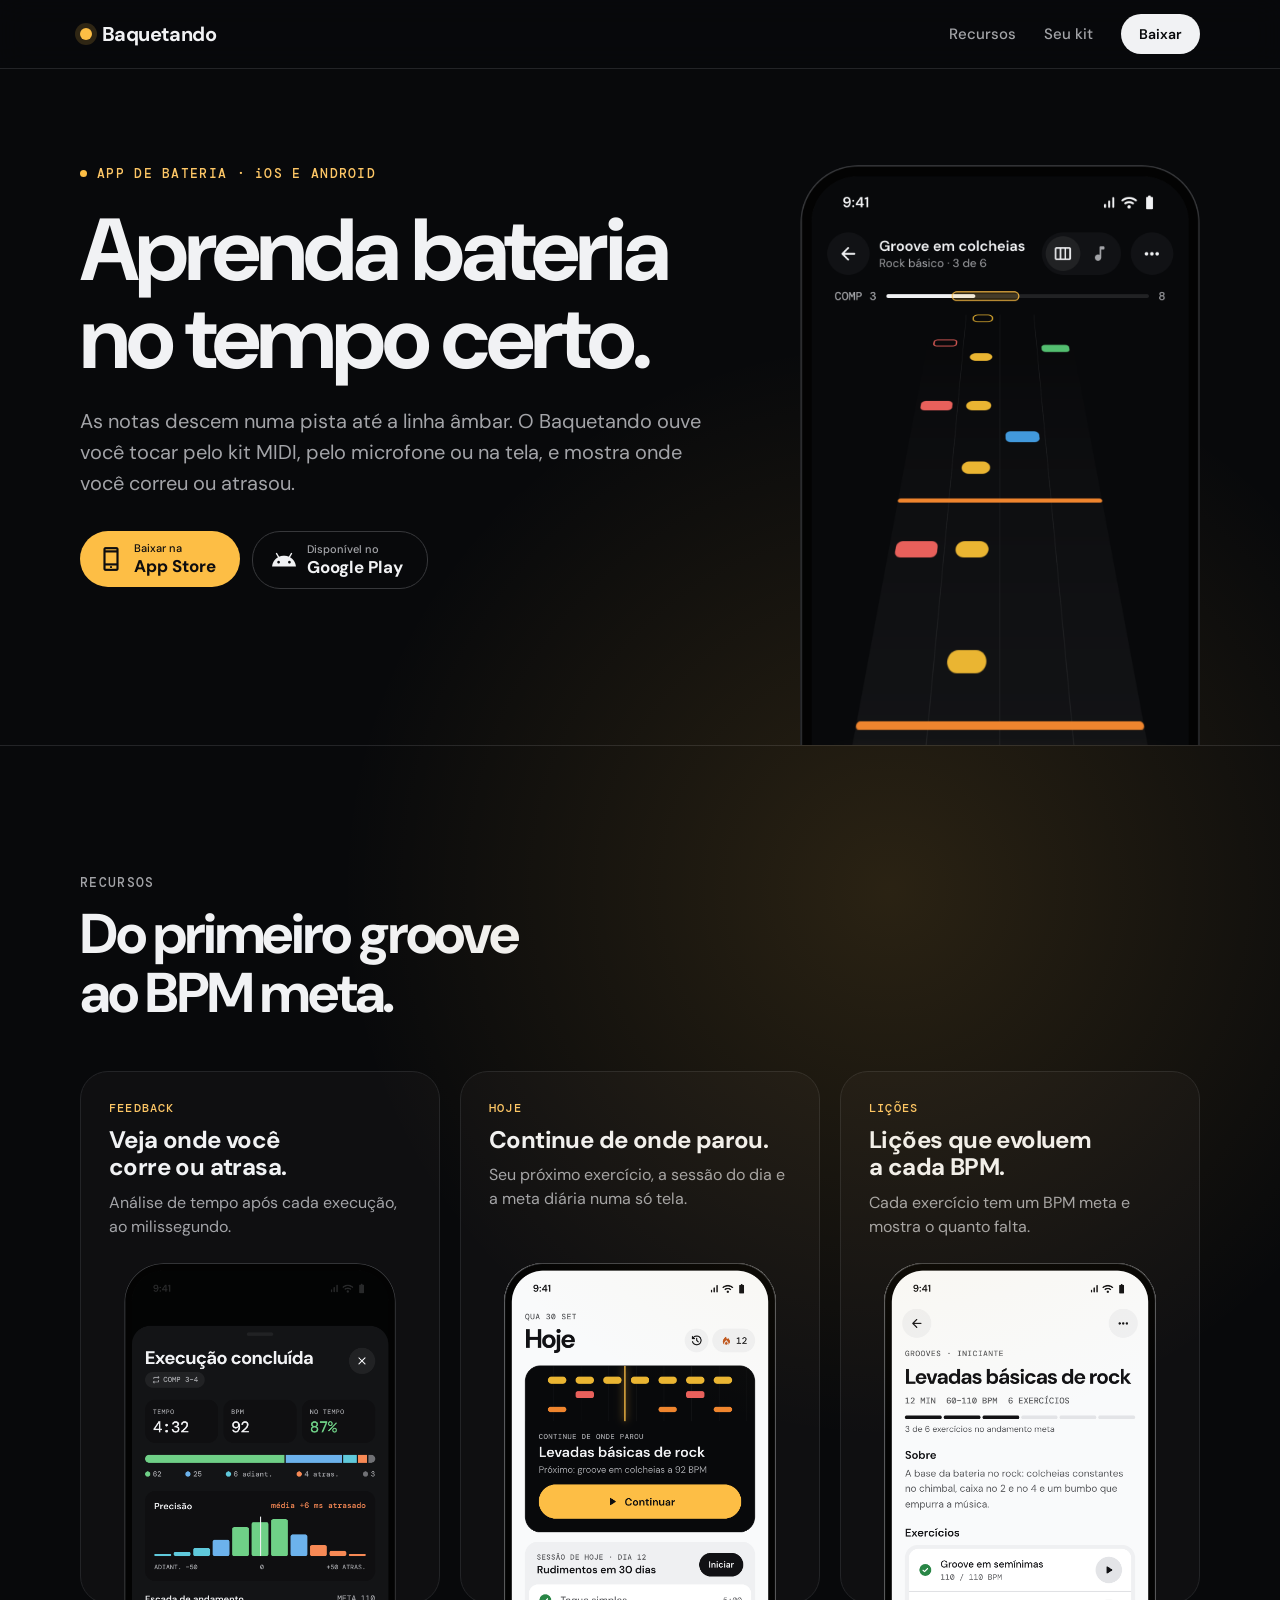
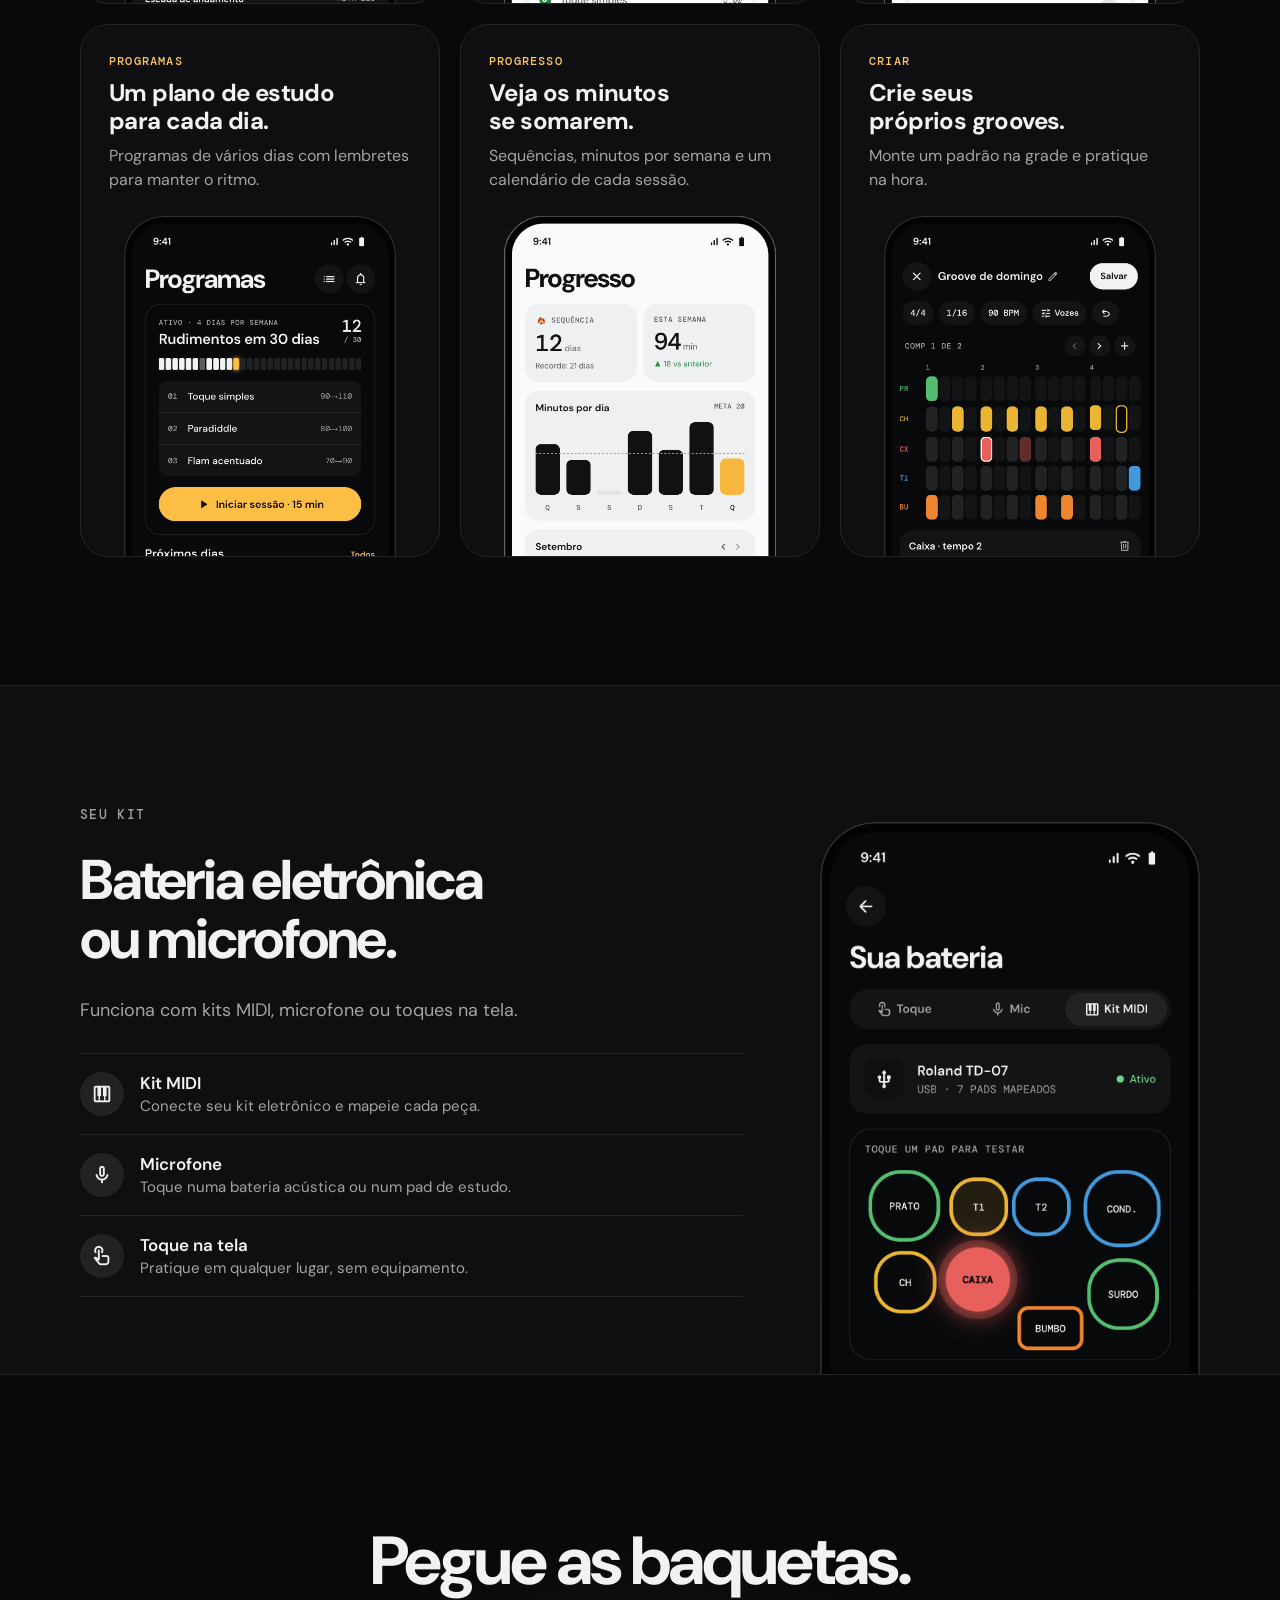
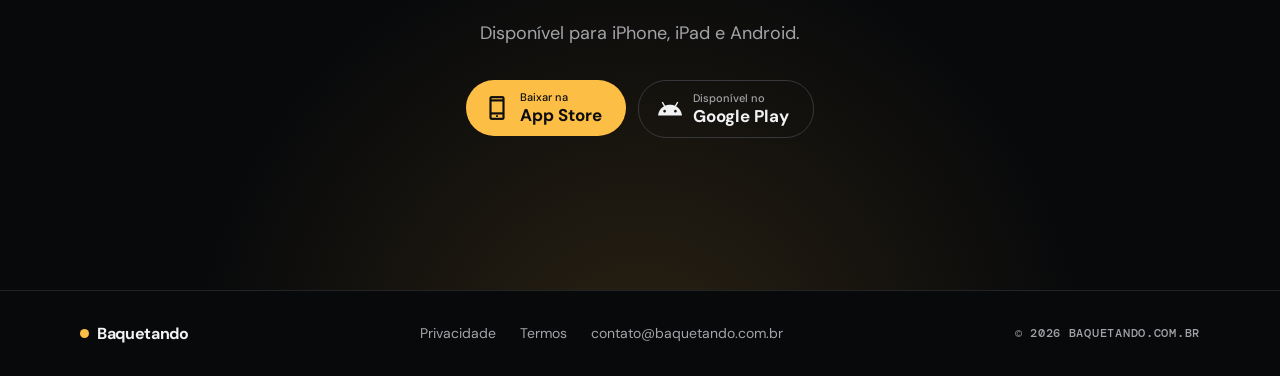
<file: index.html>
<!DOCTYPE html>
<html lang="pt-BR">
<head>
<meta charset="utf-8">
<meta name="viewport" content="width=device-width, initial-scale=1">
<title>Baquetando · Aprenda bateria no tempo certo</title>
<meta name="description" content="Baquetando é um app de bateria com pista de notas, análise de tempo ao milissegundo e suporte a kits MIDI e microfone.">
<link rel="preconnect" href="https://fonts.googleapis.com">
<link rel="preconnect" href="https://fonts.gstatic.com" crossorigin>
<link href="https://fonts.googleapis.com/css2?family=DM+Sans:opsz,wght@9..40,400;9..40,500;9..40,600;9..40,700&family=DM+Mono:wght@400;500&display=swap" rel="stylesheet">
<link href="https://fonts.googleapis.com/css2?family=Material+Symbols+Rounded:opsz,wght,FILL,GRAD@20..48,300..500,0..1,0&display=block" rel="stylesheet">
<link rel="stylesheet" href="styles.css">
</head>
<body>
<div class="page">

<nav class="nav">
  <div class="container">
    <a href="#topo" class="brand"><span class="brand-dot"></span>Baquetando</a>
    <div class="nav-links">
      <a href="#recursos">Recursos</a>
      <a href="#kit">Seu kit</a>
      <a href="#baixar" class="nav-cta">Baixar</a>
    </div>
  </div>
</nav>

<header id="topo" class="hero container">
  <div class="glow"></div>
  <div class="hero-copy">
    <div class="hero-tag">APP DE BATERIA · iOS E ANDROID</div>
    <h1>Aprenda bateria no tempo certo.</h1>
    <p class="hero-lead">As notas descem numa pista até a linha âmbar. O Baquetando ouve você tocar pelo kit MIDI, pelo microfone ou na tela, e mostra onde você correu ou atrasou.</p>
    <div class="stores">
      <a href="#" class="store store-primary"><span class="ms">phone_iphone</span><span class="store-label"><small>Baixar na</small><strong>App Store</strong></span></a>
      <a href="#" class="store store-secondary"><span class="ms">android</span><span class="store-label"><small>Disponível no</small><strong>Google Play</strong></span></a>
    </div>
  </div>
  <div class="hero-shot">
    <img class="phone" src="site/phone-01-pratica.png" alt="Tela de prática do Baquetando com a pista de notas">
  </div>
</header>

<div class="divider"></div>

<section id="recursos" class="features container">
  <div class="section-head">
    <span class="eyebrow">RECURSOS</span>
    <h2 class="h2">Do primeiro groove ao BPM meta.</h2>
  </div>
  <div class="feature-grid">
    <article class="feature">
      <div class="feature-copy">
        <span class="feature-tag">FEEDBACK</span>
        <h3>Veja onde você corre ou atrasa.</h3>
        <p>Análise de tempo após cada execução, ao milissegundo.</p>
      </div>
      <div class="feature-shot"><img src="site/phone-02-feedback.png" alt="Veja onde você corre ou atrasa." loading="lazy"></div>
    </article>
    <article class="feature">
      <div class="feature-copy">
        <span class="feature-tag">HOJE</span>
        <h3>Continue de onde parou.</h3>
        <p>Seu próximo exercício, a sessão do dia e a meta diária numa só tela.</p>
      </div>
      <div class="feature-shot"><img src="site/phone-03-hoje.png" alt="Continue de onde parou." loading="lazy"></div>
    </article>
    <article class="feature">
      <div class="feature-copy">
        <span class="feature-tag">LIÇÕES</span>
        <h3>Lições que evoluem a cada BPM.</h3>
        <p>Cada exercício tem um BPM meta e mostra o quanto falta.</p>
      </div>
      <div class="feature-shot"><img src="site/phone-04-licoes.png" alt="Lições que evoluem a cada BPM." loading="lazy"></div>
    </article>
    <article class="feature">
      <div class="feature-copy">
        <span class="feature-tag">PROGRAMAS</span>
        <h3>Um plano de estudo para cada dia.</h3>
        <p>Programas de vários dias com lembretes para manter o ritmo.</p>
      </div>
      <div class="feature-shot"><img src="site/phone-05-programas.png" alt="Um plano de estudo para cada dia." loading="lazy"></div>
    </article>
    <article class="feature">
      <div class="feature-copy">
        <span class="feature-tag">PROGRESSO</span>
        <h3>Veja os minutos se somarem.</h3>
        <p>Sequências, minutos por semana e um calendário de cada sessão.</p>
      </div>
      <div class="feature-shot"><img src="site/phone-06-progresso.png" alt="Veja os minutos se somarem." loading="lazy"></div>
    </article>
    <article class="feature">
      <div class="feature-copy">
        <span class="feature-tag">CRIAR</span>
        <h3>Crie seus próprios grooves.</h3>
        <p>Monte um padrão na grade e pratique na hora.</p>
      </div>
      <div class="feature-shot"><img src="site/phone-07-criar.png" alt="Crie seus próprios grooves." loading="lazy"></div>
    </article>
  </div>
</section>

<section id="kit" class="kit">
  <div class="container">
    <div class="kit-copy">
      <span class="eyebrow">SEU KIT</span>
      <h2 class="h2">Bateria eletrônica ou microfone.</h2>
      <p class="lead">Funciona com kits MIDI, microfone ou toques na tela.</p>
      <ul class="inputs">
        <li>
          <div class="input-icon"><span class="ms">piano</span></div>
          <div class="input-text"><strong>Kit MIDI</strong><span>Conecte seu kit eletrônico e mapeie cada peça.</span></div>
        </li>
        <li>
          <div class="input-icon"><span class="ms">mic</span></div>
          <div class="input-text"><strong>Microfone</strong><span>Toque numa bateria acústica ou num pad de estudo.</span></div>
        </li>
        <li>
          <div class="input-icon"><span class="ms">touch_app</span></div>
          <div class="input-text"><strong>Toque na tela</strong><span>Pratique em qualquer lugar, sem equipamento.</span></div>
        </li>
      </ul>
    </div>
    <div class="kit-shot">
      <img class="phone" src="site/phone-08-entrada.png" alt="Configuração do kit no Baquetando" loading="lazy">
    </div>
  </div>
</section>

<section id="baixar" class="cta">
  <div class="glow"></div>
  <div class="cta-inner">
    <h2>Pegue as baquetas.</h2>
    <p class="lead">Disponível para iPhone, iPad e Android.</p>
    <div class="stores">
      <a href="#" class="store store-primary"><span class="ms">phone_iphone</span><span class="store-label"><small>Baixar na</small><strong>App Store</strong></span></a>
      <a href="#" class="store store-secondary"><span class="ms">android</span><span class="store-label"><small>Disponível no</small><strong>Google Play</strong></span></a>
    </div>
  </div>
</section>

<footer class="footer">
  <div class="container">
    <span class="footer-brand">Baquetando</span>
    <div class="footer-links">
      <a href="#">Privacidade</a>
      <a href="#">Termos</a>
      <a href="mailto:contato@baquetando.com.br">contato@baquetando.com.br</a>
    </div>
    <span class="copyright">© 2026 BAQUETANDO.COM.BR</span>
  </div>
</footer>

</div>
</body>
</html>
</file>
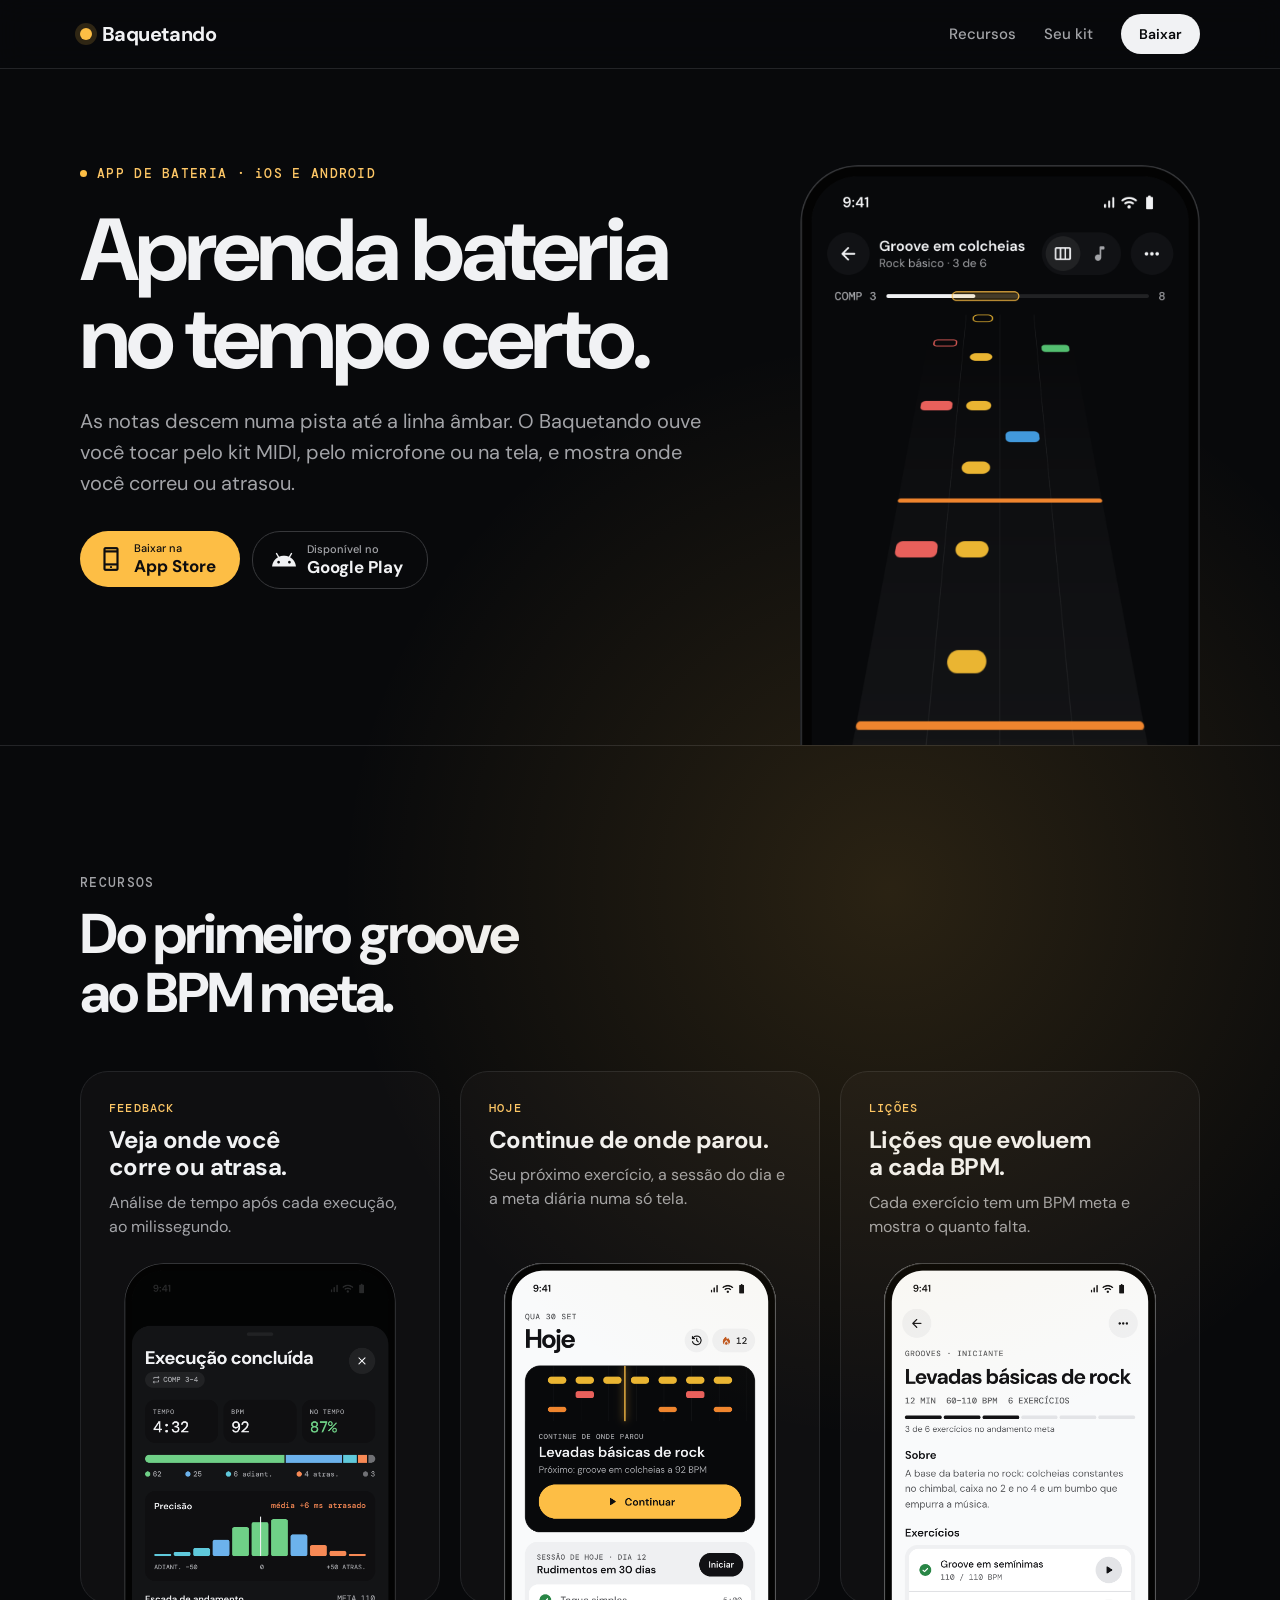
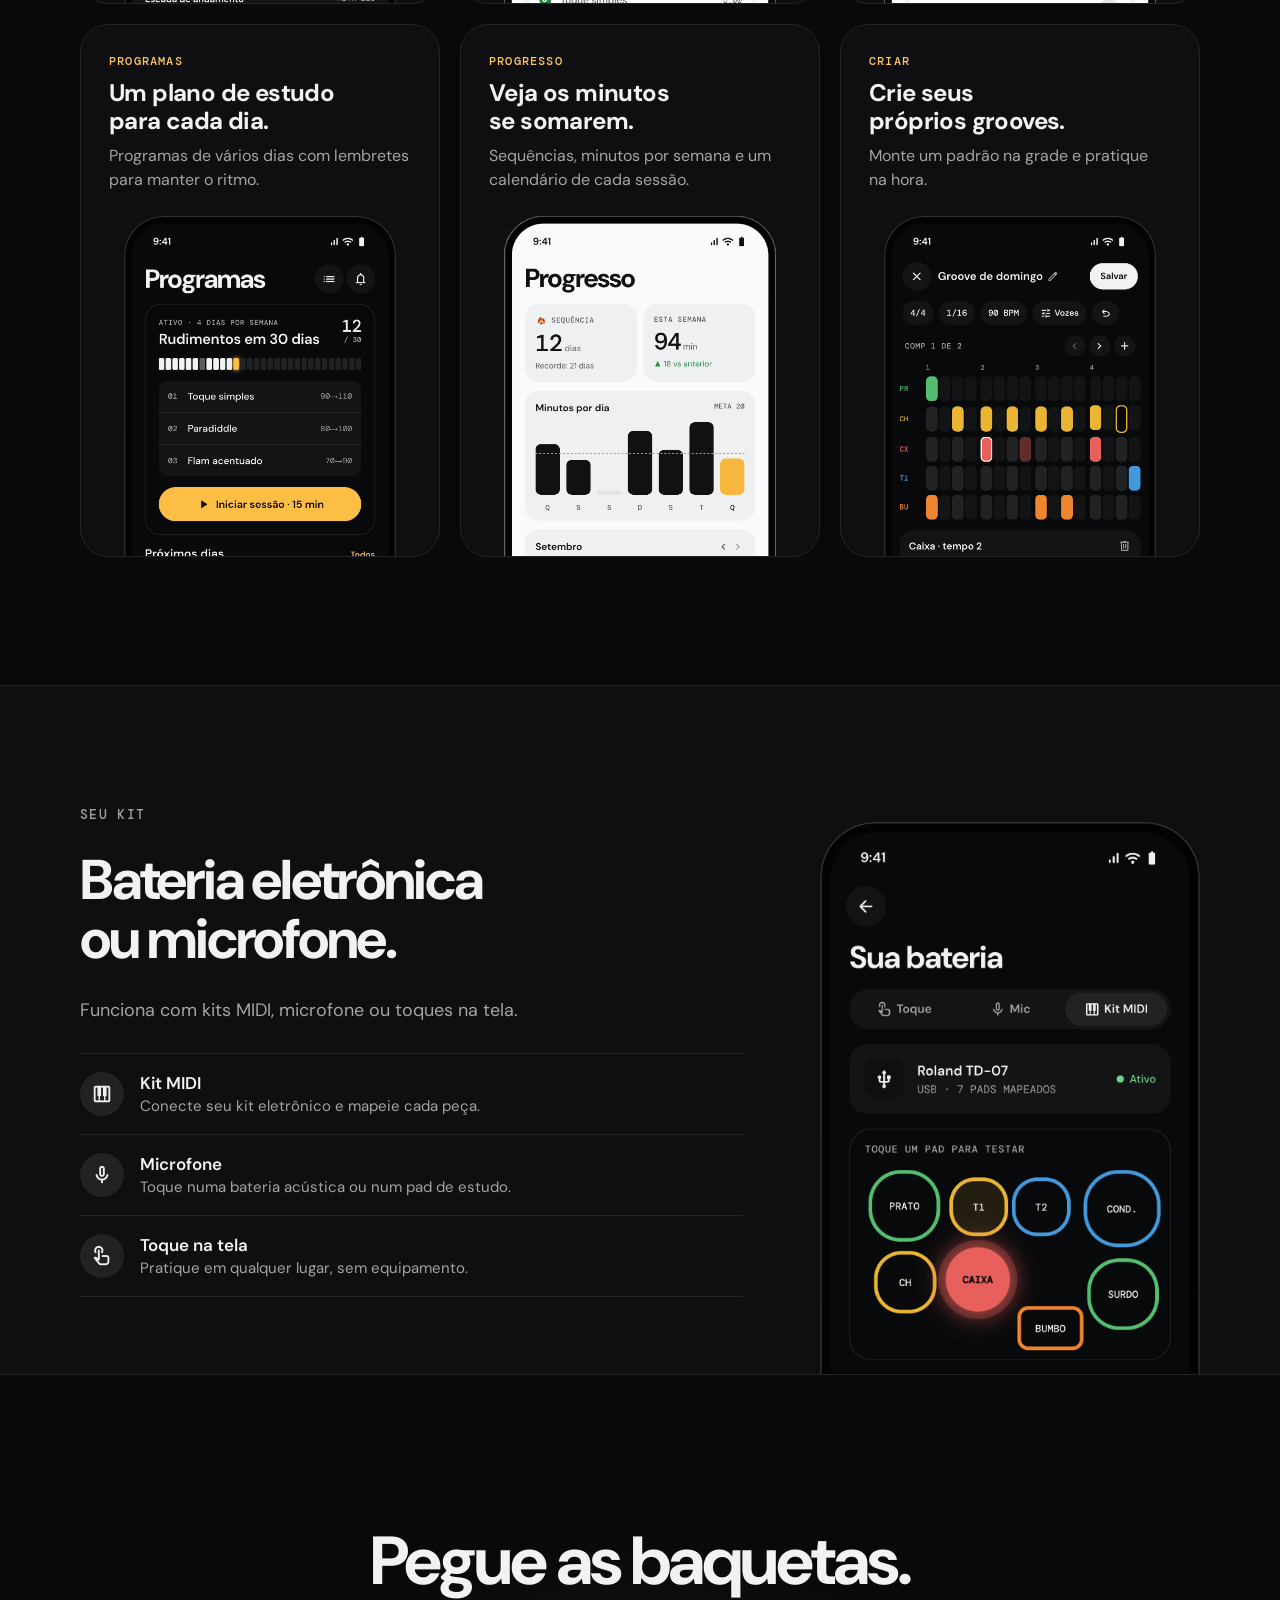
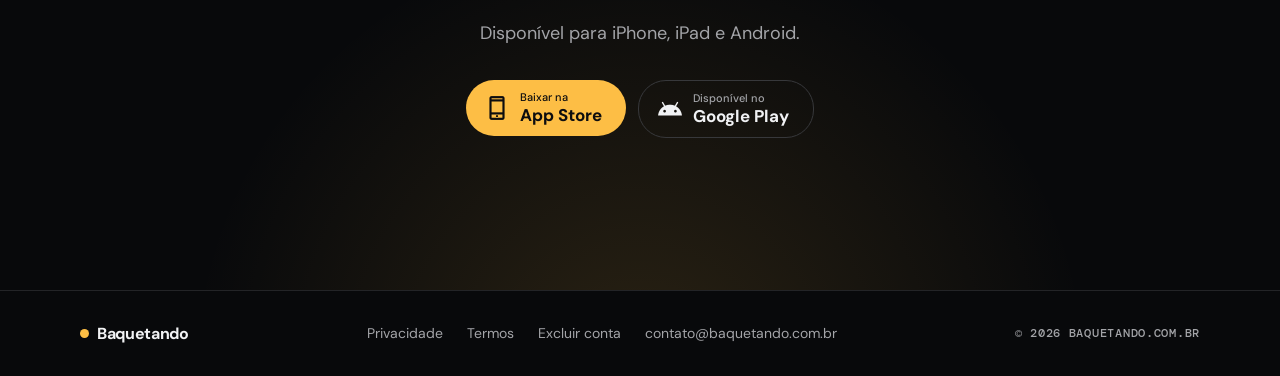
<file: public/index.html>
<!DOCTYPE html>
<html lang="pt-BR">
<head>
<meta charset="utf-8">
<meta name="viewport" content="width=device-width, initial-scale=1">
<title>Baquetando · Aprenda bateria no tempo certo</title>
<meta name="description" content="Baquetando é um app de bateria com pista de notas, análise de tempo ao milissegundo e suporte a kits MIDI e microfone.">
<link rel="preconnect" href="https://fonts.googleapis.com">
<link rel="preconnect" href="https://fonts.gstatic.com" crossorigin>
<link href="https://fonts.googleapis.com/css2?family=DM+Sans:opsz,wght@9..40,400;9..40,500;9..40,600;9..40,700&family=DM+Mono:wght@400;500&display=swap" rel="stylesheet">
<link href="https://fonts.googleapis.com/css2?family=Material+Symbols+Rounded:opsz,wght,FILL,GRAD@20..48,300..500,0..1,0&display=block" rel="stylesheet">
<link rel="stylesheet" href="styles.css">
</head>
<body>
<div class="page">

<nav class="nav">
  <div class="container">
    <a href="#topo" class="brand"><span class="brand-dot"></span>Baquetando</a>
    <div class="nav-links">
      <a href="#recursos">Recursos</a>
      <a href="#kit">Seu kit</a>
      <a href="#baixar" class="nav-cta">Baixar</a>
    </div>
  </div>
</nav>

<header id="topo" class="hero container">
  <div class="glow"></div>
  <div class="hero-copy">
    <div class="hero-tag">APP DE BATERIA · iOS E ANDROID</div>
    <h1>Aprenda bateria no tempo certo.</h1>
    <p class="hero-lead">As notas descem numa pista até a linha âmbar. O Baquetando ouve você tocar pelo kit MIDI, pelo microfone ou na tela, e mostra onde você correu ou atrasou.</p>
    <div class="stores">
      <a href="#" class="store store-primary"><span class="ms">phone_iphone</span><span class="store-label"><small>Baixar na</small><strong>App Store</strong></span></a>
      <a href="#" class="store store-secondary"><span class="ms">android</span><span class="store-label"><small>Disponível no</small><strong>Google Play</strong></span></a>
    </div>
  </div>
  <div class="hero-shot">
    <img class="phone" src="site/phone-01-pratica.png" alt="Tela de prática do Baquetando com a pista de notas">
  </div>
</header>

<div class="divider"></div>

<section id="recursos" class="features container">
  <div class="section-head">
    <span class="eyebrow">RECURSOS</span>
    <h2 class="h2">Do primeiro groove ao BPM meta.</h2>
  </div>
  <div class="feature-grid">
    <article class="feature">
      <div class="feature-copy">
        <span class="feature-tag">FEEDBACK</span>
        <h3>Veja onde você corre ou atrasa.</h3>
        <p>Análise de tempo após cada execução, ao milissegundo.</p>
      </div>
      <div class="feature-shot"><img src="site/phone-02-feedback.png" alt="Veja onde você corre ou atrasa." loading="lazy"></div>
    </article>
    <article class="feature">
      <div class="feature-copy">
        <span class="feature-tag">HOJE</span>
        <h3>Continue de onde parou.</h3>
        <p>Seu próximo exercício, a sessão do dia e a meta diária numa só tela.</p>
      </div>
      <div class="feature-shot"><img src="site/phone-03-hoje.png" alt="Continue de onde parou." loading="lazy"></div>
    </article>
    <article class="feature">
      <div class="feature-copy">
        <span class="feature-tag">LIÇÕES</span>
        <h3>Lições que evoluem a cada BPM.</h3>
        <p>Cada exercício tem um BPM meta e mostra o quanto falta.</p>
      </div>
      <div class="feature-shot"><img src="site/phone-04-licoes.png" alt="Lições que evoluem a cada BPM." loading="lazy"></div>
    </article>
    <article class="feature">
      <div class="feature-copy">
        <span class="feature-tag">PROGRAMAS</span>
        <h3>Um plano de estudo para cada dia.</h3>
        <p>Programas de vários dias com lembretes para manter o ritmo.</p>
      </div>
      <div class="feature-shot"><img src="site/phone-05-programas.png" alt="Um plano de estudo para cada dia." loading="lazy"></div>
    </article>
    <article class="feature">
      <div class="feature-copy">
        <span class="feature-tag">PROGRESSO</span>
        <h3>Veja os minutos se somarem.</h3>
        <p>Sequências, minutos por semana e um calendário de cada sessão.</p>
      </div>
      <div class="feature-shot"><img src="site/phone-06-progresso.png" alt="Veja os minutos se somarem." loading="lazy"></div>
    </article>
    <article class="feature">
      <div class="feature-copy">
        <span class="feature-tag">CRIAR</span>
        <h3>Crie seus próprios grooves.</h3>
        <p>Monte um padrão na grade e pratique na hora.</p>
      </div>
      <div class="feature-shot"><img src="site/phone-07-criar.png" alt="Crie seus próprios grooves." loading="lazy"></div>
    </article>
  </div>
</section>

<section id="kit" class="kit">
  <div class="container">
    <div class="kit-copy">
      <span class="eyebrow">SEU KIT</span>
      <h2 class="h2">Bateria eletrônica ou microfone.</h2>
      <p class="lead">Funciona com kits MIDI, microfone ou toques na tela.</p>
      <ul class="inputs">
        <li>
          <div class="input-icon"><span class="ms">piano</span></div>
          <div class="input-text"><strong>Kit MIDI</strong><span>Conecte seu kit eletrônico e mapeie cada peça.</span></div>
        </li>
        <li>
          <div class="input-icon"><span class="ms">mic</span></div>
          <div class="input-text"><strong>Microfone</strong><span>Toque numa bateria acústica ou num pad de estudo.</span></div>
        </li>
        <li>
          <div class="input-icon"><span class="ms">touch_app</span></div>
          <div class="input-text"><strong>Toque na tela</strong><span>Pratique em qualquer lugar, sem equipamento.</span></div>
        </li>
      </ul>
    </div>
    <div class="kit-shot">
      <img class="phone" src="site/phone-08-entrada.png" alt="Configuração do kit no Baquetando" loading="lazy">
    </div>
  </div>
</section>

<section id="baixar" class="cta">
  <div class="glow"></div>
  <div class="cta-inner">
    <h2>Pegue as baquetas.</h2>
    <p class="lead">Disponível para iPhone, iPad e Android.</p>
    <div class="stores">
      <a href="#" class="store store-primary"><span class="ms">phone_iphone</span><span class="store-label"><small>Baixar na</small><strong>App Store</strong></span></a>
      <a href="#" class="store store-secondary"><span class="ms">android</span><span class="store-label"><small>Disponível no</small><strong>Google Play</strong></span></a>
    </div>
  </div>
</section>

<footer class="footer">
  <div class="container">
    <span class="footer-brand">Baquetando</span>
    <div class="footer-links">
      <a href="/privacy">Privacidade</a>
      <a href="/terms">Termos</a>
      <a href="/delete-account">Excluir conta</a>
      <a href="mailto:contato@baquetando.com.br">contato@baquetando.com.br</a>
    </div>
    <span class="copyright">© 2026 BAQUETANDO.COM.BR</span>
  </div>
</footer>

</div>
</body>
</html>
</file>
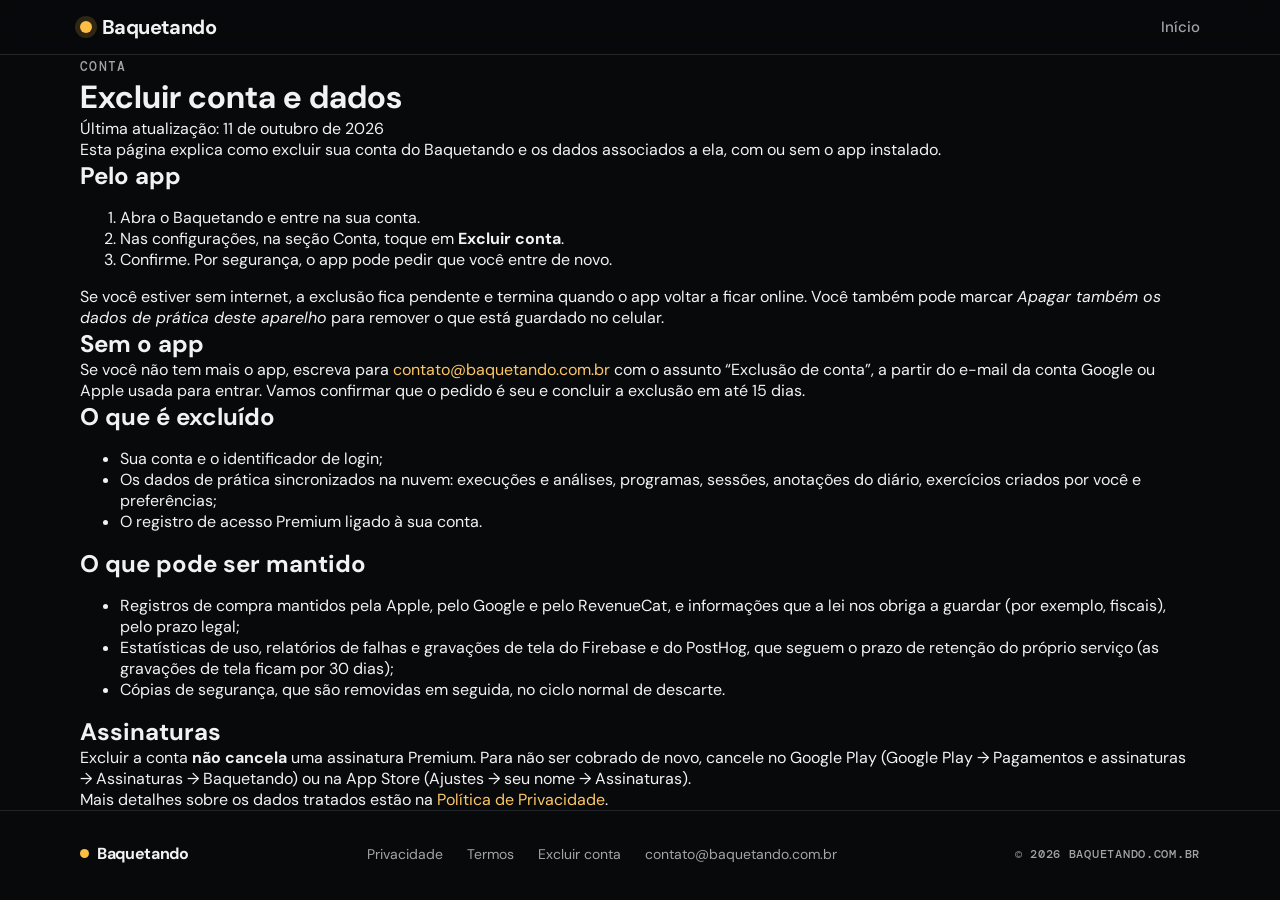
<file: public/delete-account.html>
<!DOCTYPE html>
<html lang="pt-BR">
<head>
<meta charset="utf-8">
<meta name="viewport" content="width=device-width, initial-scale=1">
<title>Excluir conta · Baquetando</title>
<meta name="description" content="Como excluir sua conta do Baquetando e os dados associados, com ou sem o app.">
<link rel="preconnect" href="https://fonts.googleapis.com">
<link rel="preconnect" href="https://fonts.gstatic.com" crossorigin>
<link href="https://fonts.googleapis.com/css2?family=DM+Sans:opsz,wght@9..40,400;9..40,500;9..40,600;9..40,700&family=DM+Mono:wght@400;500&display=swap" rel="stylesheet">
<link rel="stylesheet" href="/styles.css">
</head>
<body>
<div class="page">

<nav class="nav">
  <div class="container">
    <a href="/" class="brand"><span class="brand-dot"></span>Baquetando</a>
    <div class="nav-links">
      <a href="/">Início</a>
    </div>
  </div>
</nav>

<main class="container prose">
  <span class="eyebrow">CONTA</span>
  <h1>Excluir conta e dados</h1>
  <p class="updated">Última atualização: 11 de outubro de 2026</p>

  <p>Esta página explica como excluir sua conta do Baquetando e os dados associados a ela, com ou sem o app instalado.</p>

  <h2>Pelo app</h2>
  <ol>
    <li>Abra o Baquetando e entre na sua conta.</li>
    <li>Nas configurações, na seção Conta, toque em <strong>Excluir conta</strong>.</li>
    <li>Confirme. Por segurança, o app pode pedir que você entre de novo.</li>
  </ol>
  <p>Se você estiver sem internet, a exclusão fica pendente e termina quando o app voltar a ficar online. Você também pode marcar <em>Apagar também os dados de prática deste aparelho</em> para remover o que está guardado no celular.</p>

  <h2>Sem o app</h2>
  <p>Se você não tem mais o app, escreva para <a href="mailto:contato@baquetando.com.br?subject=Exclus%C3%A3o%20de%20conta">contato@baquetando.com.br</a> com o assunto “Exclusão de conta”, a partir do e-mail da conta Google ou Apple usada para entrar. Vamos confirmar que o pedido é seu e concluir a exclusão em até 15 dias.</p>

  <h2>O que é excluído</h2>
  <ul>
    <li>Sua conta e o identificador de login;</li>
    <li>Os dados de prática sincronizados na nuvem: execuções e análises, programas, sessões, anotações do diário, exercícios criados por você e preferências;</li>
    <li>O registro de acesso Premium ligado à sua conta.</li>
  </ul>

  <h2>O que pode ser mantido</h2>
  <ul>
    <li>Registros de compra mantidos pela Apple, pelo Google e pelo RevenueCat, e informações que a lei nos obriga a guardar (por exemplo, fiscais), pelo prazo legal;</li>
    <li>Estatísticas de uso, relatórios de falhas e gravações de tela do Firebase e do PostHog, que seguem o prazo de retenção do próprio serviço (as gravações de tela ficam por 30 dias);</li>
    <li>Cópias de segurança, que são removidas em seguida, no ciclo normal de descarte.</li>
  </ul>

  <h2>Assinaturas</h2>
  <p>Excluir a conta <strong>não cancela</strong> uma assinatura Premium. Para não ser cobrado de novo, cancele no Google Play (Google Play → Pagamentos e assinaturas → Assinaturas → Baquetando) ou na App Store (Ajustes → seu nome → Assinaturas).</p>

  <p>Mais detalhes sobre os dados tratados estão na <a href="/privacy">Política de Privacidade</a>.</p>
</main>

<footer class="footer">
  <div class="container">
    <span class="footer-brand">Baquetando</span>
    <div class="footer-links">
      <a href="/privacy">Privacidade</a>
      <a href="/terms">Termos</a>
      <a href="/delete-account">Excluir conta</a>
      <a href="mailto:contato@baquetando.com.br">contato@baquetando.com.br</a>
    </div>
    <span class="copyright">© 2026 BAQUETANDO.COM.BR</span>
  </div>
</footer>

</div>
</body>
</html>
</file>
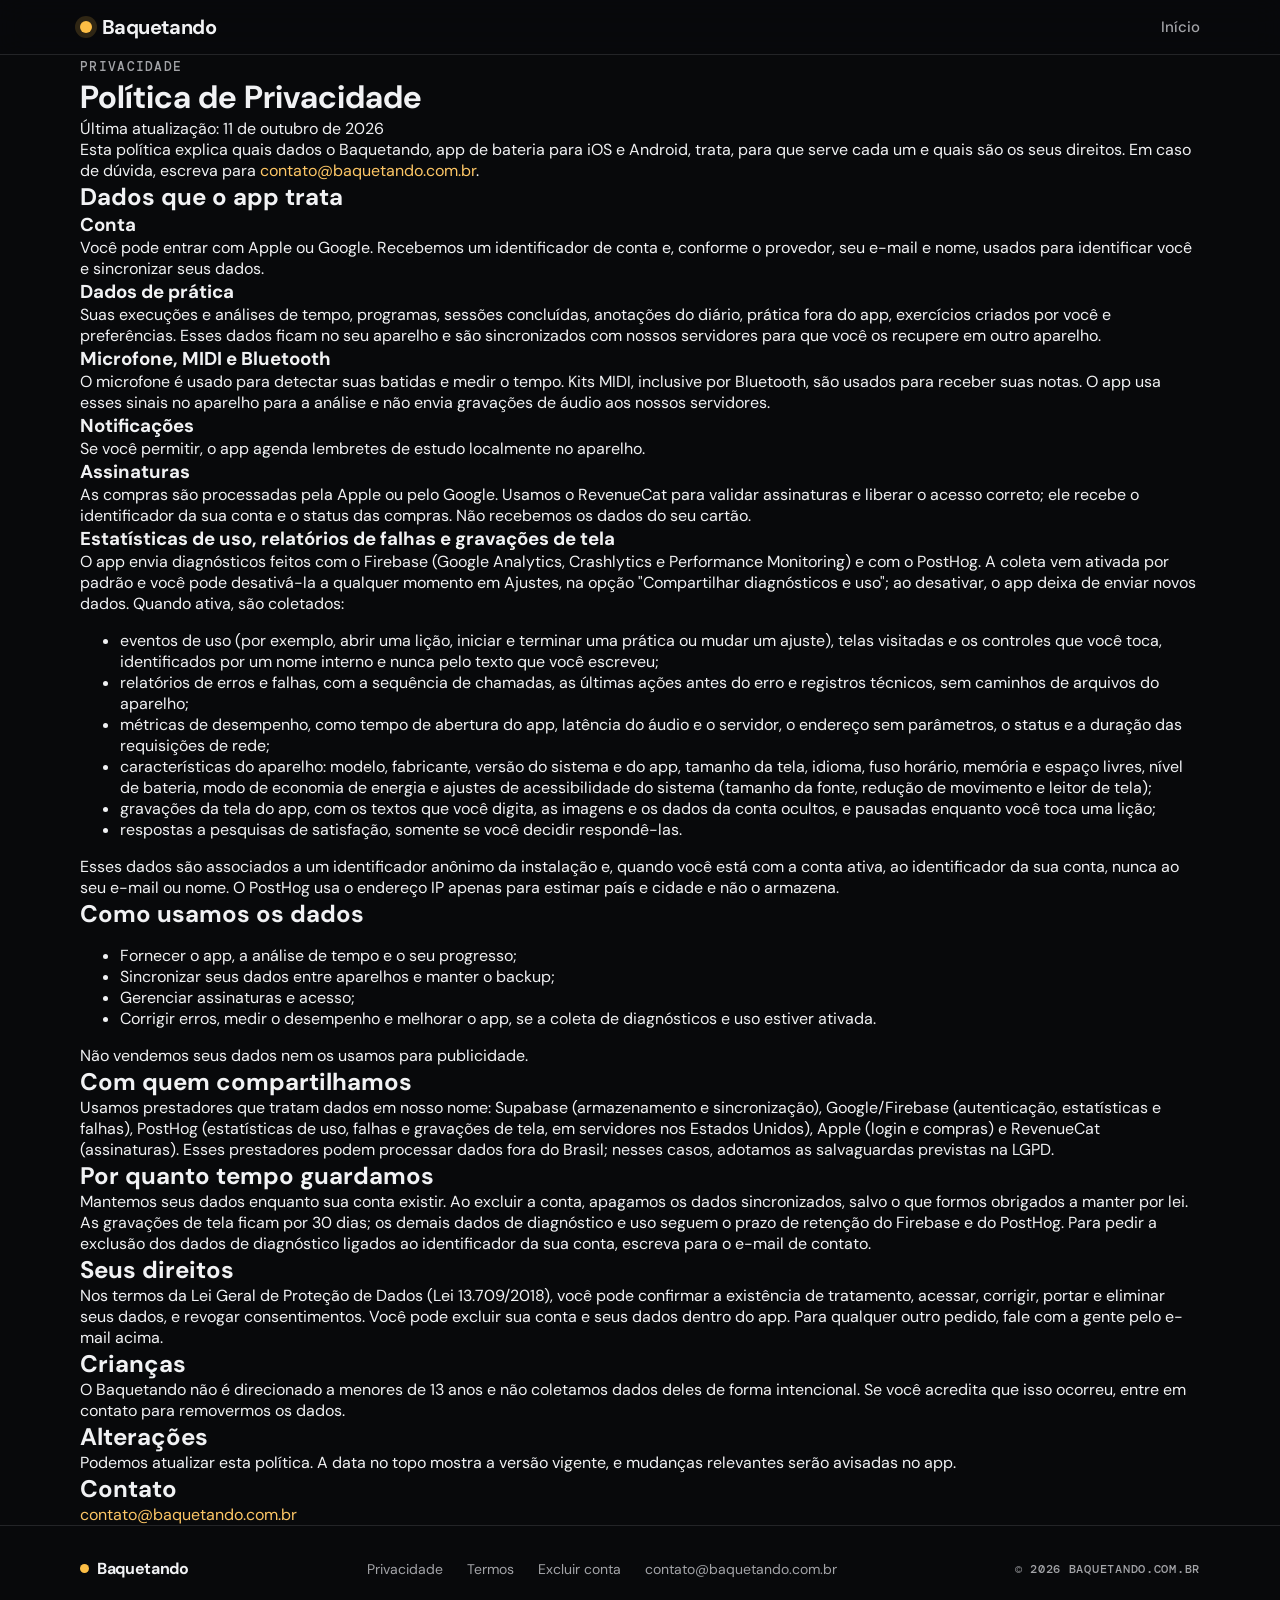
<file: public/privacy.html>
<!DOCTYPE html>
<html lang="pt-BR">
<head>
<meta charset="utf-8">
<meta name="viewport" content="width=device-width, initial-scale=1">
<title>Política de Privacidade · Baquetando</title>
<meta name="description" content="Como o Baquetando coleta, usa e protege os seus dados.">
<link rel="preconnect" href="https://fonts.googleapis.com">
<link rel="preconnect" href="https://fonts.gstatic.com" crossorigin>
<link href="https://fonts.googleapis.com/css2?family=DM+Sans:opsz,wght@9..40,400;9..40,500;9..40,600;9..40,700&family=DM+Mono:wght@400;500&display=swap" rel="stylesheet">
<link rel="stylesheet" href="/styles.css">
</head>
<body>
<div class="page">

<nav class="nav">
  <div class="container">
    <a href="/" class="brand"><span class="brand-dot"></span>Baquetando</a>
    <div class="nav-links">
      <a href="/">Início</a>
    </div>
  </div>
</nav>

<main class="container prose">
  <span class="eyebrow">PRIVACIDADE</span>
  <h1>Política de Privacidade</h1>
  <p class="updated">Última atualização: 11 de outubro de 2026</p>

  <p>Esta política explica quais dados o Baquetando, app de bateria para iOS e Android, trata, para que serve cada um e quais são os seus direitos. Em caso de dúvida, escreva para <a href="mailto:contato@baquetando.com.br">contato@baquetando.com.br</a>.</p>

  <h2>Dados que o app trata</h2>
  <h3>Conta</h3>
  <p>Você pode entrar com Apple ou Google. Recebemos um identificador de conta e, conforme o provedor, seu e-mail e nome, usados para identificar você e sincronizar seus dados.</p>

  <h3>Dados de prática</h3>
  <p>Suas execuções e análises de tempo, programas, sessões concluídas, anotações do diário, prática fora do app, exercícios criados por você e preferências. Esses dados ficam no seu aparelho e são sincronizados com nossos servidores para que você os recupere em outro aparelho.</p>

  <h3>Microfone, MIDI e Bluetooth</h3>
  <p>O microfone é usado para detectar suas batidas e medir o tempo. Kits MIDI, inclusive por Bluetooth, são usados para receber suas notas. O app usa esses sinais no aparelho para a análise e não envia gravações de áudio aos nossos servidores.</p>

  <h3>Notificações</h3>
  <p>Se você permitir, o app agenda lembretes de estudo localmente no aparelho.</p>

  <h3>Assinaturas</h3>
  <p>As compras são processadas pela Apple ou pelo Google. Usamos o RevenueCat para validar assinaturas e liberar o acesso correto; ele recebe o identificador da sua conta e o status das compras. Não recebemos os dados do seu cartão.</p>

  <h3>Estatísticas de uso, relatórios de falhas e gravações de tela</h3>
  <p>O app envia diagnósticos feitos com o Firebase (Google Analytics, Crashlytics e Performance Monitoring) e com o PostHog. A coleta vem ativada por padrão e você pode desativá-la a qualquer momento em Ajustes, na opção "Compartilhar diagnósticos e uso"; ao desativar, o app deixa de enviar novos dados. Quando ativa, são coletados:</p>
  <ul>
    <li>eventos de uso (por exemplo, abrir uma lição, iniciar e terminar uma prática ou mudar um ajuste), telas visitadas e os controles que você toca, identificados por um nome interno e nunca pelo texto que você escreveu;</li>
    <li>relatórios de erros e falhas, com a sequência de chamadas, as últimas ações antes do erro e registros técnicos, sem caminhos de arquivos do aparelho;</li>
    <li>métricas de desempenho, como tempo de abertura do app, latência do áudio e o servidor, o endereço sem parâmetros, o status e a duração das requisições de rede;</li>
    <li>características do aparelho: modelo, fabricante, versão do sistema e do app, tamanho da tela, idioma, fuso horário, memória e espaço livres, nível de bateria, modo de economia de energia e ajustes de acessibilidade do sistema (tamanho da fonte, redução de movimento e leitor de tela);</li>
    <li>gravações da tela do app, com os textos que você digita, as imagens e os dados da conta ocultos, e pausadas enquanto você toca uma lição;</li>
    <li>respostas a pesquisas de satisfação, somente se você decidir respondê-las.</li>
  </ul>
  <p>Esses dados são associados a um identificador anônimo da instalação e, quando você está com a conta ativa, ao identificador da sua conta, nunca ao seu e-mail ou nome. O PostHog usa o endereço IP apenas para estimar país e cidade e não o armazena.</p>

  <h2>Como usamos os dados</h2>
  <ul>
    <li>Fornecer o app, a análise de tempo e o seu progresso;</li>
    <li>Sincronizar seus dados entre aparelhos e manter o backup;</li>
    <li>Gerenciar assinaturas e acesso;</li>
    <li>Corrigir erros, medir o desempenho e melhorar o app, se a coleta de diagnósticos e uso estiver ativada.</li>
  </ul>
  <p>Não vendemos seus dados nem os usamos para publicidade.</p>

  <h2>Com quem compartilhamos</h2>
  <p>Usamos prestadores que tratam dados em nosso nome: Supabase (armazenamento e sincronização), Google/Firebase (autenticação, estatísticas e falhas), PostHog (estatísticas de uso, falhas e gravações de tela, em servidores nos Estados Unidos), Apple (login e compras) e RevenueCat (assinaturas). Esses prestadores podem processar dados fora do Brasil; nesses casos, adotamos as salvaguardas previstas na LGPD.</p>

  <h2>Por quanto tempo guardamos</h2>
  <p>Mantemos seus dados enquanto sua conta existir. Ao excluir a conta, apagamos os dados sincronizados, salvo o que formos obrigados a manter por lei. As gravações de tela ficam por 30 dias; os demais dados de diagnóstico e uso seguem o prazo de retenção do Firebase e do PostHog. Para pedir a exclusão dos dados de diagnóstico ligados ao identificador da sua conta, escreva para o e-mail de contato.</p>

  <h2>Seus direitos</h2>
  <p>Nos termos da Lei Geral de Proteção de Dados (Lei 13.709/2018), você pode confirmar a existência de tratamento, acessar, corrigir, portar e eliminar seus dados, e revogar consentimentos. Você pode excluir sua conta e seus dados dentro do app. Para qualquer outro pedido, fale com a gente pelo e-mail acima.</p>

  <h2>Crianças</h2>
  <p>O Baquetando não é direcionado a menores de 13 anos e não coletamos dados deles de forma intencional. Se você acredita que isso ocorreu, entre em contato para removermos os dados.</p>

  <h2>Alterações</h2>
  <p>Podemos atualizar esta política. A data no topo mostra a versão vigente, e mudanças relevantes serão avisadas no app.</p>

  <h2>Contato</h2>
  <p><a href="mailto:contato@baquetando.com.br">contato@baquetando.com.br</a></p>
</main>

<footer class="footer">
  <div class="container">
    <span class="footer-brand">Baquetando</span>
    <div class="footer-links">
      <a href="/privacy">Privacidade</a>
      <a href="/terms">Termos</a>
      <a href="/delete-account">Excluir conta</a>
      <a href="mailto:contato@baquetando.com.br">contato@baquetando.com.br</a>
    </div>
    <span class="copyright">© 2026 BAQUETANDO.COM.BR</span>
  </div>
</footer>

</div>
</body>
</html>
</file>
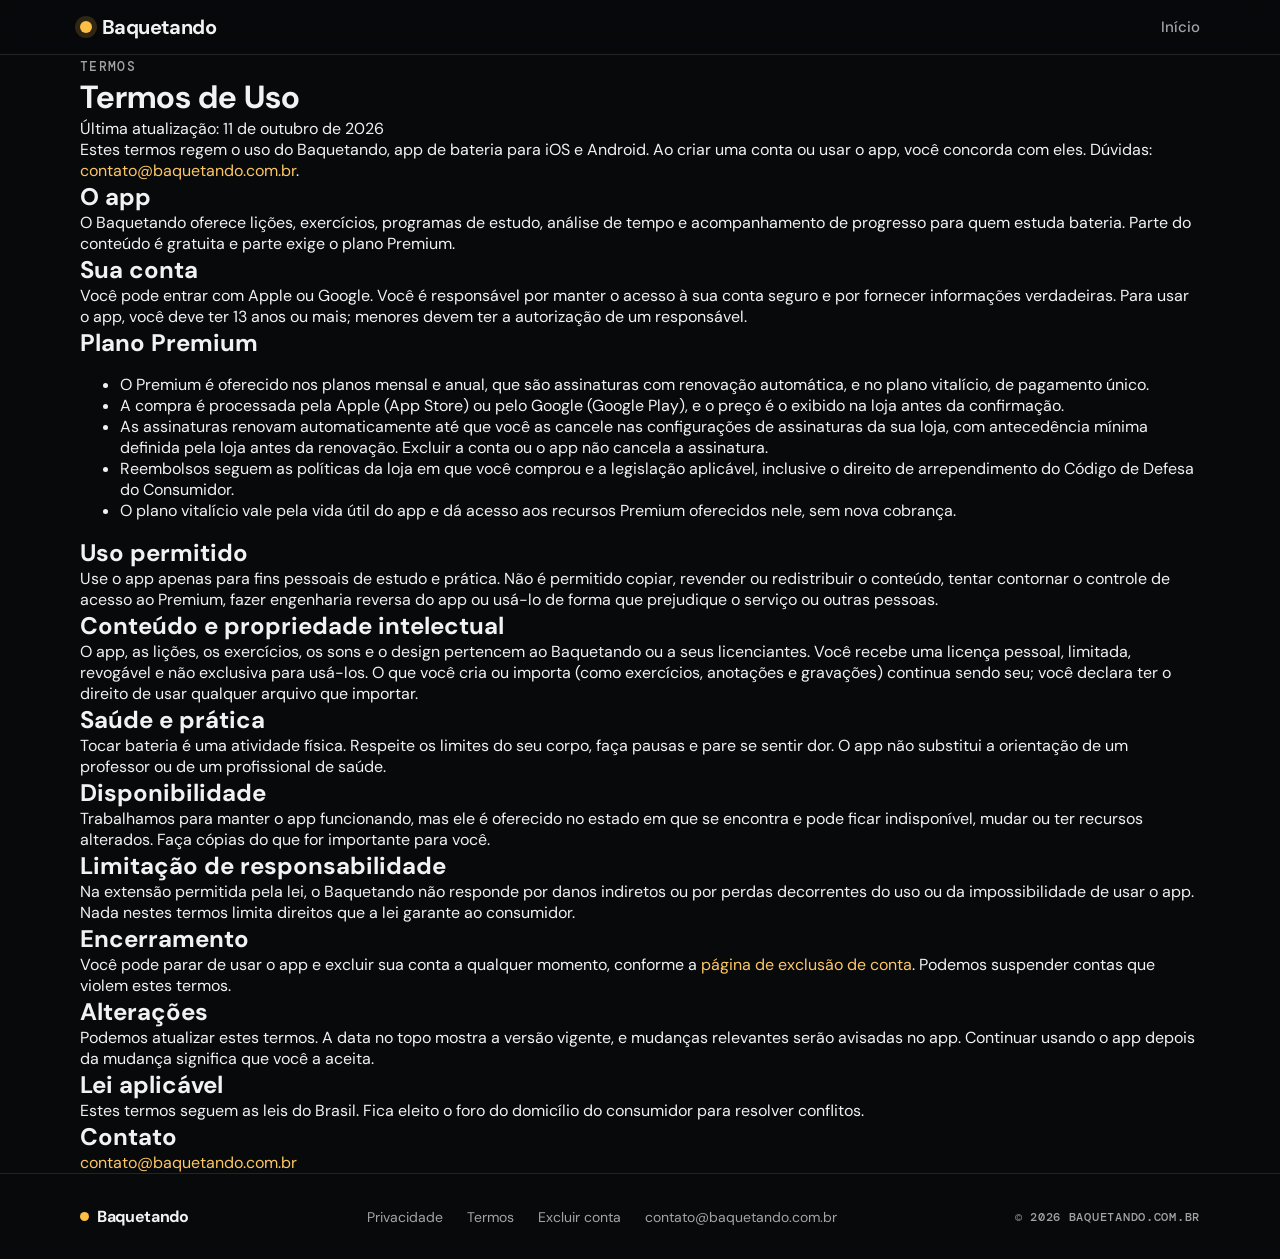
<file: public/terms.html>
<!DOCTYPE html>
<html lang="pt-BR">
<head>
<meta charset="utf-8">
<meta name="viewport" content="width=device-width, initial-scale=1">
<title>Termos de Uso · Baquetando</title>
<meta name="description" content="Termos de uso do app Baquetando.">
<link rel="preconnect" href="https://fonts.googleapis.com">
<link rel="preconnect" href="https://fonts.gstatic.com" crossorigin>
<link href="https://fonts.googleapis.com/css2?family=DM+Sans:opsz,wght@9..40,400;9..40,500;9..40,600;9..40,700&family=DM+Mono:wght@400;500&display=swap" rel="stylesheet">
<link rel="stylesheet" href="/styles.css">
</head>
<body>
<div class="page">

<nav class="nav">
  <div class="container">
    <a href="/" class="brand"><span class="brand-dot"></span>Baquetando</a>
    <div class="nav-links">
      <a href="/">Início</a>
    </div>
  </div>
</nav>

<main class="container prose">
  <span class="eyebrow">TERMOS</span>
  <h1>Termos de Uso</h1>
  <p class="updated">Última atualização: 11 de outubro de 2026</p>

  <p>Estes termos regem o uso do Baquetando, app de bateria para iOS e Android. Ao criar uma conta ou usar o app, você concorda com eles. Dúvidas: <a href="mailto:contato@baquetando.com.br">contato@baquetando.com.br</a>.</p>

  <h2>O app</h2>
  <p>O Baquetando oferece lições, exercícios, programas de estudo, análise de tempo e acompanhamento de progresso para quem estuda bateria. Parte do conteúdo é gratuita e parte exige o plano Premium.</p>

  <h2>Sua conta</h2>
  <p>Você pode entrar com Apple ou Google. Você é responsável por manter o acesso à sua conta seguro e por fornecer informações verdadeiras. Para usar o app, você deve ter 13 anos ou mais; menores devem ter a autorização de um responsável.</p>

  <h2>Plano Premium</h2>
  <ul>
    <li>O Premium é oferecido nos planos mensal e anual, que são assinaturas com renovação automática, e no plano vitalício, de pagamento único.</li>
    <li>A compra é processada pela Apple (App Store) ou pelo Google (Google Play), e o preço é o exibido na loja antes da confirmação.</li>
    <li>As assinaturas renovam automaticamente até que você as cancele nas configurações de assinaturas da sua loja, com antecedência mínima definida pela loja antes da renovação. Excluir a conta ou o app não cancela a assinatura.</li>
    <li>Reembolsos seguem as políticas da loja em que você comprou e a legislação aplicável, inclusive o direito de arrependimento do Código de Defesa do Consumidor.</li>
    <li>O plano vitalício vale pela vida útil do app e dá acesso aos recursos Premium oferecidos nele, sem nova cobrança.</li>
  </ul>

  <h2>Uso permitido</h2>
  <p>Use o app apenas para fins pessoais de estudo e prática. Não é permitido copiar, revender ou redistribuir o conteúdo, tentar contornar o controle de acesso ao Premium, fazer engenharia reversa do app ou usá-lo de forma que prejudique o serviço ou outras pessoas.</p>

  <h2>Conteúdo e propriedade intelectual</h2>
  <p>O app, as lições, os exercícios, os sons e o design pertencem ao Baquetando ou a seus licenciantes. Você recebe uma licença pessoal, limitada, revogável e não exclusiva para usá-los. O que você cria ou importa (como exercícios, anotações e gravações) continua sendo seu; você declara ter o direito de usar qualquer arquivo que importar.</p>

  <h2>Saúde e prática</h2>
  <p>Tocar bateria é uma atividade física. Respeite os limites do seu corpo, faça pausas e pare se sentir dor. O app não substitui a orientação de um professor ou de um profissional de saúde.</p>

  <h2>Disponibilidade</h2>
  <p>Trabalhamos para manter o app funcionando, mas ele é oferecido no estado em que se encontra e pode ficar indisponível, mudar ou ter recursos alterados. Faça cópias do que for importante para você.</p>

  <h2>Limitação de responsabilidade</h2>
  <p>Na extensão permitida pela lei, o Baquetando não responde por danos indiretos ou por perdas decorrentes do uso ou da impossibilidade de usar o app. Nada nestes termos limita direitos que a lei garante ao consumidor.</p>

  <h2>Encerramento</h2>
  <p>Você pode parar de usar o app e excluir sua conta a qualquer momento, conforme a <a href="/delete-account">página de exclusão de conta</a>. Podemos suspender contas que violem estes termos.</p>

  <h2>Alterações</h2>
  <p>Podemos atualizar estes termos. A data no topo mostra a versão vigente, e mudanças relevantes serão avisadas no app. Continuar usando o app depois da mudança significa que você a aceita.</p>

  <h2>Lei aplicável</h2>
  <p>Estes termos seguem as leis do Brasil. Fica eleito o foro do domicílio do consumidor para resolver conflitos.</p>

  <h2>Contato</h2>
  <p><a href="mailto:contato@baquetando.com.br">contato@baquetando.com.br</a></p>
</main>

<footer class="footer">
  <div class="container">
    <span class="footer-brand">Baquetando</span>
    <div class="footer-links">
      <a href="/privacy">Privacidade</a>
      <a href="/terms">Termos</a>
      <a href="/delete-account">Excluir conta</a>
      <a href="mailto:contato@baquetando.com.br">contato@baquetando.com.br</a>
    </div>
    <span class="copyright">© 2026 BAQUETANDO.COM.BR</span>
  </div>
</footer>

</div>
</body>
</html>
</file>
<file: styles.css>
:root {
  --bg: oklch(0.14 0.004 270);
  --surface: oklch(0.17 0.004 270);
  --field: oklch(0.19 0.005 270);
  --chip: oklch(0.25 0.005 270);
  --line: oklch(0.26 0.005 270);
  --line-strong: oklch(0.34 0.005 270);
  --text: oklch(0.96 0.003 270);
  --muted: oklch(0.72 0.005 270);
  --amber: oklch(0.84 0.15 80);
  --amber-text: oklch(0.86 0.13 80);
  --amber-hover: oklch(0.92 0.1 80);
  --on-amber: oklch(0.16 0.004 270);
  --gutter: clamp(20px, 4vw, 40px);
}

html { scroll-behavior: smooth; }

body {
  margin: 0;
  background: var(--bg);
  color: var(--text);
  font-family: 'DM Sans', sans-serif;
  -webkit-font-smoothing: antialiased;
}

a { color: var(--amber-text); text-decoration: none; }
a:hover { color: var(--amber-hover); }

h1, h2, h3, p { margin: 0; }

.ms {
  font-family: 'Material Symbols Rounded';
  font-weight: 400;
  font-style: normal;
  line-height: 1;
  letter-spacing: normal;
  text-transform: none;
  display: inline-block;
  white-space: nowrap;
  font-feature-settings: 'liga';
  font-variation-settings: 'FILL' 0, 'wght' 400, 'opsz' 24;
}

.page { min-height: 100vh; display: flex; flex-direction: column; overflow-x: hidden; }

.container { max-width: 1200px; width: 100%; box-sizing: border-box; margin: 0 auto; padding-left: var(--gutter); padding-right: var(--gutter); }

.eyebrow { font: 500 13px 'DM Mono', monospace; letter-spacing: .1em; color: var(--muted); }

.h2 { font: 700 clamp(34px, 4.6vw, 56px)/1.05 'DM Sans'; letter-spacing: -.04em; text-wrap: balance; }

.lead { font: 400 18px/1.55 'DM Sans'; color: var(--muted); max-width: 30em; }

.glow {
  position: absolute;
  border-radius: 50%;
  background: radial-gradient(closest-side, oklch(0.84 0.15 80 / .14), transparent);
  pointer-events: none;
}

.phone {
  display: block;
  width: 100%;
  aspect-ratio: 1034 / 1500;
  object-fit: cover;
  object-position: top;
  border-radius: 14.4% 14.4% 0 0 / 9.9% 9.9% 0 0;
}

/* Nav */
.nav {
  position: sticky;
  top: 0;
  z-index: 10;
  background: oklch(0.14 0.004 270 / .82);
  backdrop-filter: blur(14px);
  -webkit-backdrop-filter: blur(14px);
  border-bottom: 1px solid var(--line);
}
.nav .container { padding-top: 14px; padding-bottom: 14px; display: flex; align-items: center; justify-content: space-between; gap: 16px; }
.nav-links { display: flex; align-items: center; gap: clamp(12px, 3vw, 28px); font: 500 15px 'DM Sans'; }
.nav-links a { color: var(--muted); white-space: nowrap; }
.nav-links a:hover { color: var(--text); }
.nav-links .nav-cta {
  height: 40px;
  padding: 0 18px;
  border-radius: 20px;
  background: var(--text);
  color: var(--bg);
  display: flex;
  align-items: center;
  font: 600 14px 'DM Sans';
}

.brand { display: flex; align-items: center; gap: 10px; color: var(--text); font: 700 20px 'DM Sans'; letter-spacing: -.03em; }
.brand:hover { color: var(--text); }
.brand-dot { width: 12px; height: 12px; border-radius: 6px; background: var(--amber); box-shadow: 0 0 0 5px oklch(0.84 0.15 80 / .16); }

/* Hero */
.hero {
  position: relative;
  padding-top: clamp(48px, 8vw, 96px);
  display: flex;
  flex-wrap: wrap;
  align-items: flex-start;
  gap: clamp(40px, 6vw, 72px);
}
.hero .glow { left: 50%; top: 40%; width: 1100px; height: 1100px; margin-left: -300px; }
.hero-copy { position: relative; flex: 1 1 420px; display: flex; flex-direction: column; gap: 24px; padding-bottom: clamp(0px, 4vw, 72px); }
.hero-tag { display: flex; align-items: center; gap: 10px; font: 500 13px 'DM Mono', monospace; letter-spacing: .1em; color: var(--amber-text); }
.hero-tag::before { content: ''; width: 7px; height: 7px; border-radius: 50%; background: var(--amber); }
.hero h1 { font: 700 clamp(44px, 7vw, 88px)/1 'DM Sans'; letter-spacing: -.045em; text-wrap: balance; max-width: 12ch; }
.hero-lead { font: 400 clamp(17px, 1.6vw, 20px)/1.55 'DM Sans'; color: var(--muted); max-width: 34em; text-wrap: pretty; }
.hero-shot { position: relative; flex: 0 1 400px; align-self: flex-end; width: 100%; max-width: 400px; margin: 0 auto; }

.divider { border-top: 1px solid var(--line); }

/* Store buttons */
.stores { display: flex; flex-wrap: wrap; gap: 12px; padding-top: 8px; }
.store {
  height: 56px;
  padding: 0 24px 0 18px;
  border-radius: 28px;
  display: flex;
  align-items: center;
  gap: 10px;
  text-align: left;
}
.store .ms { font-size: 26px; }
.store-label { display: flex; flex-direction: column; line-height: 1.1; }
.store-label small { font: 500 11px 'DM Sans'; }
.store-label strong { font: 700 17px 'DM Sans'; }
.store-primary, .store-primary:hover { background: var(--amber); color: var(--on-amber); }
.store-secondary, .store-secondary:hover { border: 1.5px solid var(--line-strong); color: var(--text); }
.store-secondary small { color: var(--muted); }

/* Features */
.features { padding-top: clamp(72px, 10vw, 128px); padding-bottom: clamp(72px, 10vw, 128px); display: flex; flex-direction: column; gap: 48px; }
.section-head { display: flex; flex-direction: column; gap: 14px; max-width: 720px; }
.feature-grid { display: grid; grid-template-columns: repeat(auto-fill, minmax(min(100%, 340px), 1fr)); gap: 20px; }
.feature { border-radius: 28px; background: var(--surface); border: 1px solid var(--line); overflow: hidden; display: flex; flex-direction: column; }
.feature-copy { padding: 28px 28px 24px; display: flex; flex-direction: column; gap: 10px; }
.feature-tag { font: 500 12px 'DM Mono', monospace; letter-spacing: .1em; color: var(--amber-text); }
.feature h3 { font: 700 24px/1.15 'DM Sans'; letter-spacing: -.025em; text-wrap: balance; }
.feature p { font: 400 16px/1.5 'DM Sans'; color: var(--muted); text-wrap: pretty; }
.feature-shot { margin-top: auto; padding: 0 12%; height: 340px; overflow: hidden; }
.feature-shot img { display: block; width: 100%; border-radius: 14.4% 14.4% 0 0 / 7.3% 7.3% 0 0; }

/* Kit */
.kit { background: var(--surface); border-top: 1px solid var(--line); border-bottom: 1px solid var(--line); }
.kit .container { padding-top: clamp(72px, 10vw, 120px); display: flex; flex-wrap: wrap; gap: clamp(40px, 6vw, 80px); align-items: flex-end; }
.kit-copy { flex: 1 1 420px; display: flex; flex-direction: column; gap: 28px; padding-bottom: clamp(0px, 6vw, 96px); }
.inputs { display: flex; flex-direction: column; border-top: 1px solid var(--line); margin: 0; padding: 0; list-style: none; }
.inputs li { display: flex; align-items: center; gap: 16px; padding: 18px 0; border-bottom: 1px solid var(--line); }
.input-icon { width: 44px; height: 44px; flex: none; border-radius: 22px; background: var(--chip); display: flex; align-items: center; justify-content: center; }
.input-icon .ms { font-size: 22px; }
.input-text { display: flex; flex-direction: column; gap: 2px; }
.input-text strong { font: 600 17px 'DM Sans'; }
.input-text span { font: 400 15px 'DM Sans'; color: var(--muted); }
.kit-shot { flex: 0 1 380px; width: 100%; max-width: 380px; margin: 0 auto; }

/* CTA */
.cta { position: relative; overflow: hidden; }
.cta .glow { left: 50%; top: 30%; width: 900px; height: 900px; margin-left: -450px; }
.cta-inner {
  position: relative;
  max-width: 820px;
  margin: 0 auto;
  padding: clamp(88px, 12vw, 152px) var(--gutter);
  display: flex;
  flex-direction: column;
  align-items: center;
  text-align: center;
  gap: 24px;
}
.cta h2 { font: 700 clamp(38px, 5.6vw, 68px)/1.02 'DM Sans'; letter-spacing: -.045em; text-wrap: balance; }
.cta .stores { justify-content: center; }

/* Footer */
.footer { border-top: 1px solid var(--line); }
.footer .container {
  padding-top: 32px;
  padding-bottom: 32px;
  display: flex;
  flex-wrap: wrap;
  gap: 16px 32px;
  align-items: center;
  justify-content: space-between;
  font: 400 14px 'DM Sans';
  color: var(--muted);
}
.footer-brand { display: flex; align-items: center; gap: 8px; color: var(--text); font: 700 16px 'DM Sans'; letter-spacing: -.02em; }
.footer-brand::before { content: ''; width: 9px; height: 9px; border-radius: 5px; background: var(--amber); }
.footer-links { display: flex; flex-wrap: wrap; gap: 24px; }
.footer-links a { color: var(--muted); }
.footer-links a:hover { color: var(--text); }
.copyright { font: 500 12px 'DM Mono', monospace; letter-spacing: .06em; }
</file>
<file: public/styles.css>
:root {
  --bg: oklch(0.14 0.004 270);
  --surface: oklch(0.17 0.004 270);
  --field: oklch(0.19 0.005 270);
  --chip: oklch(0.25 0.005 270);
  --line: oklch(0.26 0.005 270);
  --line-strong: oklch(0.34 0.005 270);
  --text: oklch(0.96 0.003 270);
  --muted: oklch(0.72 0.005 270);
  --amber: oklch(0.84 0.15 80);
  --amber-text: oklch(0.86 0.13 80);
  --amber-hover: oklch(0.92 0.1 80);
  --on-amber: oklch(0.16 0.004 270);
  --gutter: clamp(20px, 4vw, 40px);
}

html { scroll-behavior: smooth; }

body {
  margin: 0;
  background: var(--bg);
  color: var(--text);
  font-family: 'DM Sans', sans-serif;
  -webkit-font-smoothing: antialiased;
}

a { color: var(--amber-text); text-decoration: none; }
a:hover { color: var(--amber-hover); }

h1, h2, h3, p { margin: 0; }

.ms {
  font-family: 'Material Symbols Rounded';
  font-weight: 400;
  font-style: normal;
  line-height: 1;
  letter-spacing: normal;
  text-transform: none;
  display: inline-block;
  white-space: nowrap;
  font-feature-settings: 'liga';
  font-variation-settings: 'FILL' 0, 'wght' 400, 'opsz' 24;
}

.page { min-height: 100vh; display: flex; flex-direction: column; overflow-x: hidden; }

.container { max-width: 1200px; width: 100%; box-sizing: border-box; margin: 0 auto; padding-left: var(--gutter); padding-right: var(--gutter); }

.eyebrow { font: 500 13px 'DM Mono', monospace; letter-spacing: .1em; color: var(--muted); }

.h2 { font: 700 clamp(34px, 4.6vw, 56px)/1.05 'DM Sans'; letter-spacing: -.04em; text-wrap: balance; }

.lead { font: 400 18px/1.55 'DM Sans'; color: var(--muted); max-width: 30em; }

.glow {
  position: absolute;
  border-radius: 50%;
  background: radial-gradient(closest-side, oklch(0.84 0.15 80 / .14), transparent);
  pointer-events: none;
}

.phone {
  display: block;
  width: 100%;
  aspect-ratio: 1034 / 1500;
  object-fit: cover;
  object-position: top;
  border-radius: 14.4% 14.4% 0 0 / 9.9% 9.9% 0 0;
}

/* Nav */
.nav {
  position: sticky;
  top: 0;
  z-index: 10;
  background: oklch(0.14 0.004 270 / .82);
  backdrop-filter: blur(14px);
  -webkit-backdrop-filter: blur(14px);
  border-bottom: 1px solid var(--line);
}
.nav .container { padding-top: 14px; padding-bottom: 14px; display: flex; align-items: center; justify-content: space-between; gap: 16px; }
.nav-links { display: flex; align-items: center; gap: clamp(12px, 3vw, 28px); font: 500 15px 'DM Sans'; }
.nav-links a { color: var(--muted); white-space: nowrap; }
.nav-links a:hover { color: var(--text); }
.nav-links .nav-cta {
  height: 40px;
  padding: 0 18px;
  border-radius: 20px;
  background: var(--text);
  color: var(--bg);
  display: flex;
  align-items: center;
  font: 600 14px 'DM Sans';
}

.brand { display: flex; align-items: center; gap: 10px; color: var(--text); font: 700 20px 'DM Sans'; letter-spacing: -.03em; }
.brand:hover { color: var(--text); }
.brand-dot { width: 12px; height: 12px; border-radius: 6px; background: var(--amber); box-shadow: 0 0 0 5px oklch(0.84 0.15 80 / .16); }

/* Hero */
.hero {
  position: relative;
  padding-top: clamp(48px, 8vw, 96px);
  display: flex;
  flex-wrap: wrap;
  align-items: flex-start;
  gap: clamp(40px, 6vw, 72px);
}
.hero .glow { left: 50%; top: 40%; width: 1100px; height: 1100px; margin-left: -300px; }
.hero-copy { position: relative; flex: 1 1 420px; display: flex; flex-direction: column; gap: 24px; padding-bottom: clamp(0px, 4vw, 72px); }
.hero-tag { display: flex; align-items: center; gap: 10px; font: 500 13px 'DM Mono', monospace; letter-spacing: .1em; color: var(--amber-text); }
.hero-tag::before { content: ''; width: 7px; height: 7px; border-radius: 50%; background: var(--amber); }
.hero h1 { font: 700 clamp(44px, 7vw, 88px)/1 'DM Sans'; letter-spacing: -.045em; text-wrap: balance; max-width: 12ch; }
.hero-lead { font: 400 clamp(17px, 1.6vw, 20px)/1.55 'DM Sans'; color: var(--muted); max-width: 34em; text-wrap: pretty; }
.hero-shot { position: relative; flex: 0 1 400px; align-self: flex-end; width: 100%; max-width: 400px; margin: 0 auto; }

.divider { border-top: 1px solid var(--line); }

/* Store buttons */
.stores { display: flex; flex-wrap: wrap; gap: 12px; padding-top: 8px; }
.store {
  height: 56px;
  padding: 0 24px 0 18px;
  border-radius: 28px;
  display: flex;
  align-items: center;
  gap: 10px;
  text-align: left;
}
.store .ms { font-size: 26px; }
.store-label { display: flex; flex-direction: column; line-height: 1.1; }
.store-label small { font: 500 11px 'DM Sans'; }
.store-label strong { font: 700 17px 'DM Sans'; }
.store-primary, .store-primary:hover { background: var(--amber); color: var(--on-amber); }
.store-secondary, .store-secondary:hover { border: 1.5px solid var(--line-strong); color: var(--text); }
.store-secondary small { color: var(--muted); }

/* Features */
.features { padding-top: clamp(72px, 10vw, 128px); padding-bottom: clamp(72px, 10vw, 128px); display: flex; flex-direction: column; gap: 48px; }
.section-head { display: flex; flex-direction: column; gap: 14px; max-width: 720px; }
.feature-grid { display: grid; grid-template-columns: repeat(auto-fill, minmax(min(100%, 340px), 1fr)); gap: 20px; }
.feature { border-radius: 28px; background: var(--surface); border: 1px solid var(--line); overflow: hidden; display: flex; flex-direction: column; }
.feature-copy { padding: 28px 28px 24px; display: flex; flex-direction: column; gap: 10px; }
.feature-tag { font: 500 12px 'DM Mono', monospace; letter-spacing: .1em; color: var(--amber-text); }
.feature h3 { font: 700 24px/1.15 'DM Sans'; letter-spacing: -.025em; text-wrap: balance; }
.feature p { font: 400 16px/1.5 'DM Sans'; color: var(--muted); text-wrap: pretty; }
.feature-shot { margin-top: auto; padding: 0 12%; height: 340px; overflow: hidden; }
.feature-shot img { display: block; width: 100%; border-radius: 14.4% 14.4% 0 0 / 7.3% 7.3% 0 0; }

/* Kit */
.kit { background: var(--surface); border-top: 1px solid var(--line); border-bottom: 1px solid var(--line); }
.kit .container { padding-top: clamp(72px, 10vw, 120px); display: flex; flex-wrap: wrap; gap: clamp(40px, 6vw, 80px); align-items: flex-end; }
.kit-copy { flex: 1 1 420px; display: flex; flex-direction: column; gap: 28px; padding-bottom: clamp(0px, 6vw, 96px); }
.inputs { display: flex; flex-direction: column; border-top: 1px solid var(--line); margin: 0; padding: 0; list-style: none; }
.inputs li { display: flex; align-items: center; gap: 16px; padding: 18px 0; border-bottom: 1px solid var(--line); }
.input-icon { width: 44px; height: 44px; flex: none; border-radius: 22px; background: var(--chip); display: flex; align-items: center; justify-content: center; }
.input-icon .ms { font-size: 22px; }
.input-text { display: flex; flex-direction: column; gap: 2px; }
.input-text strong { font: 600 17px 'DM Sans'; }
.input-text span { font: 400 15px 'DM Sans'; color: var(--muted); }
.kit-shot { flex: 0 1 380px; width: 100%; max-width: 380px; margin: 0 auto; }

/* CTA */
.cta { position: relative; overflow: hidden; }
.cta .glow { left: 50%; top: 30%; width: 900px; height: 900px; margin-left: -450px; }
.cta-inner {
  position: relative;
  max-width: 820px;
  margin: 0 auto;
  padding: clamp(88px, 12vw, 152px) var(--gutter);
  display: flex;
  flex-direction: column;
  align-items: center;
  text-align: center;
  gap: 24px;
}
.cta h2 { font: 700 clamp(38px, 5.6vw, 68px)/1.02 'DM Sans'; letter-spacing: -.045em; text-wrap: balance; }
.cta .stores { justify-content: center; }

/* Footer */
.footer { border-top: 1px solid var(--line); }
.footer .container {
  padding-top: 32px;
  padding-bottom: 32px;
  display: flex;
  flex-wrap: wrap;
  gap: 16px 32px;
  align-items: center;
  justify-content: space-between;
  font: 400 14px 'DM Sans';
  color: var(--muted);
}
.footer-brand { display: flex; align-items: center; gap: 8px; color: var(--text); font: 700 16px 'DM Sans'; letter-spacing: -.02em; }
.footer-brand::before { content: ''; width: 9px; height: 9px; border-radius: 5px; background: var(--amber); }
.footer-links { display: flex; flex-wrap: wrap; gap: 24px; }
.footer-links a { color: var(--muted); }
.footer-links a:hover { color: var(--text); }
.copyright { font: 500 12px 'DM Mono', monospace; letter-spacing: .06em; }

/* Prose */
.prose { max-width: 760px; padding-top: clamp(48px, 8vw, 96px); padding-bottom: clamp(64px, 10vw, 120px); flex: 1; }
.prose h1 { font: 700 clamp(36px, 5vw, 56px)/1.05 'DM Sans'; letter-spacing: -.04em; margin: 14px 0 12px; }
.prose h2 { font: 700 24px/1.2 'DM Sans'; letter-spacing: -.025em; margin: 48px 0 12px; }
.prose h3 { font: 600 17px 'DM Sans'; margin: 24px 0 6px; }
.prose p, .prose li { font: 400 16px/1.65 'DM Sans'; color: var(--muted); text-wrap: pretty; }
.prose p + p, .prose ul + p { margin-top: 12px; }
.prose ul { padding-left: 20px; margin: 0; }
.prose .updated { font: 500 13px 'DM Mono', monospace; letter-spacing: .06em; margin-bottom: 32px; }
</file>
